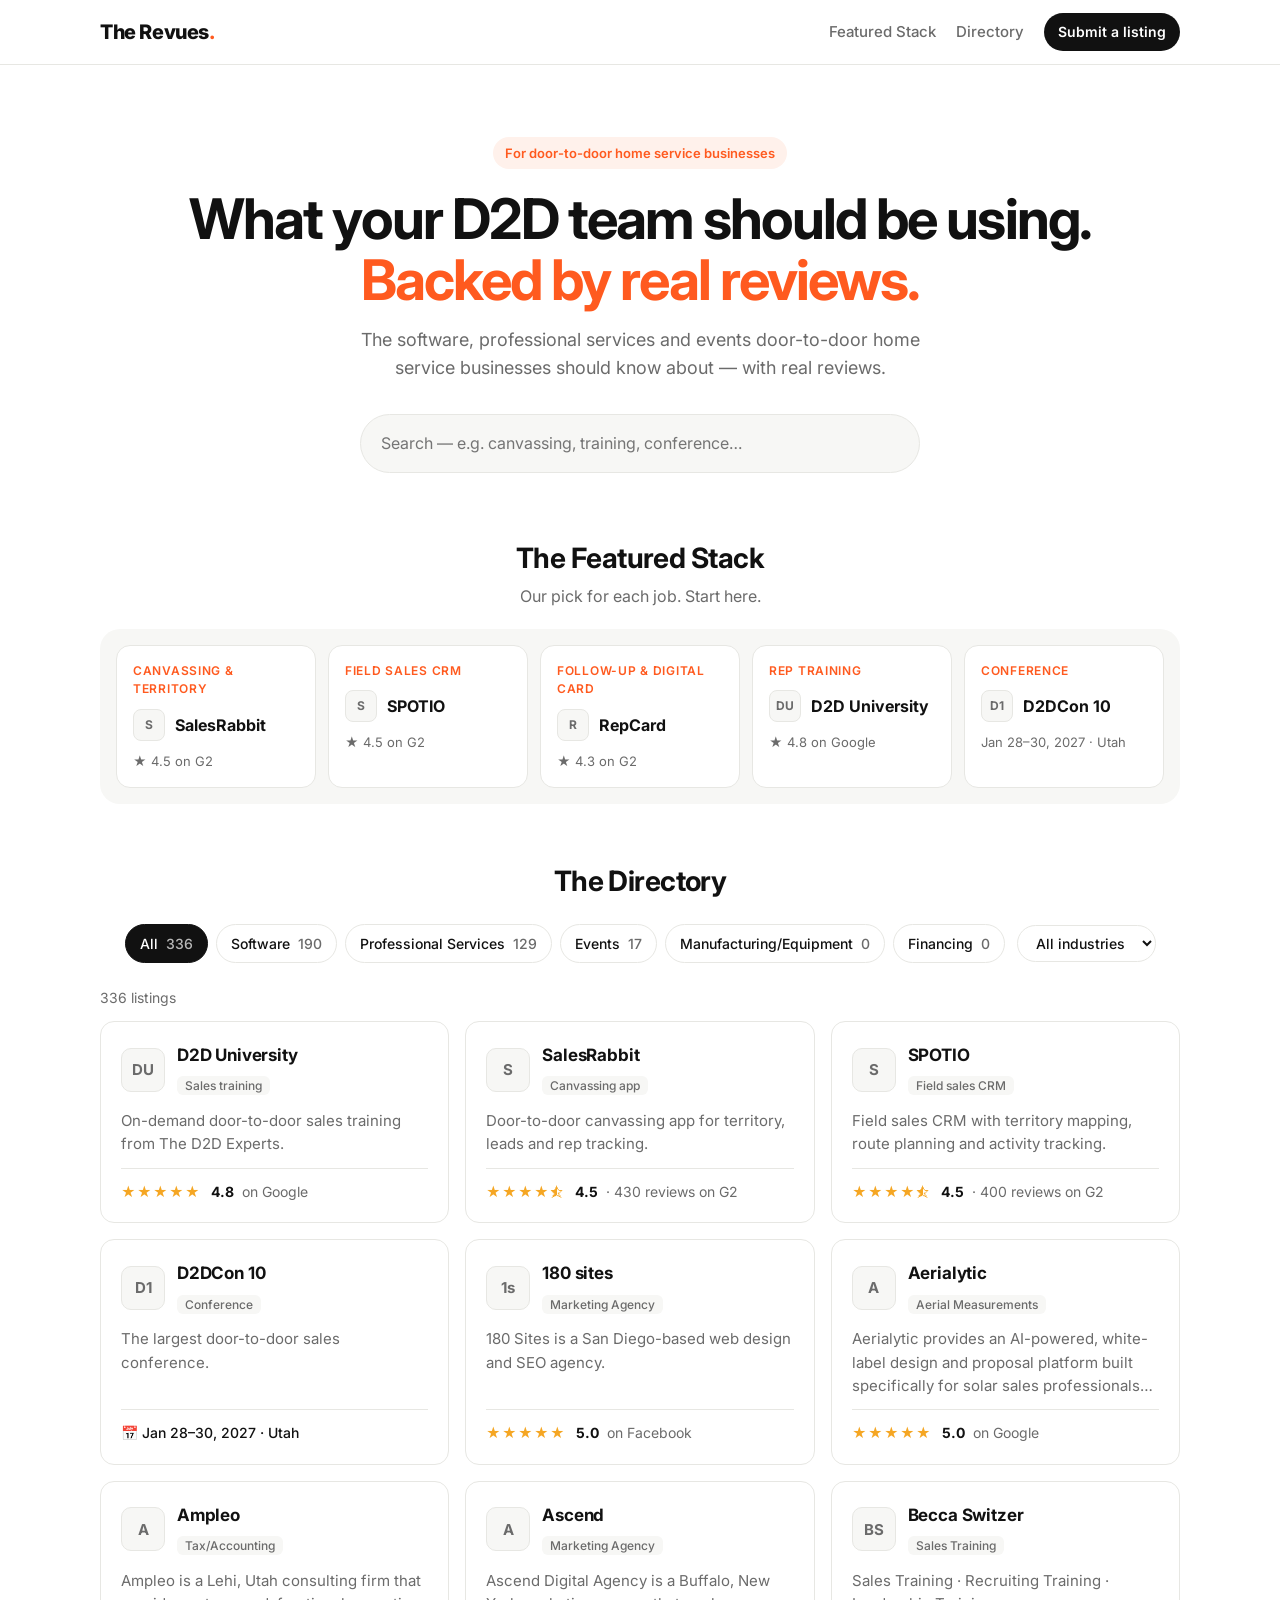
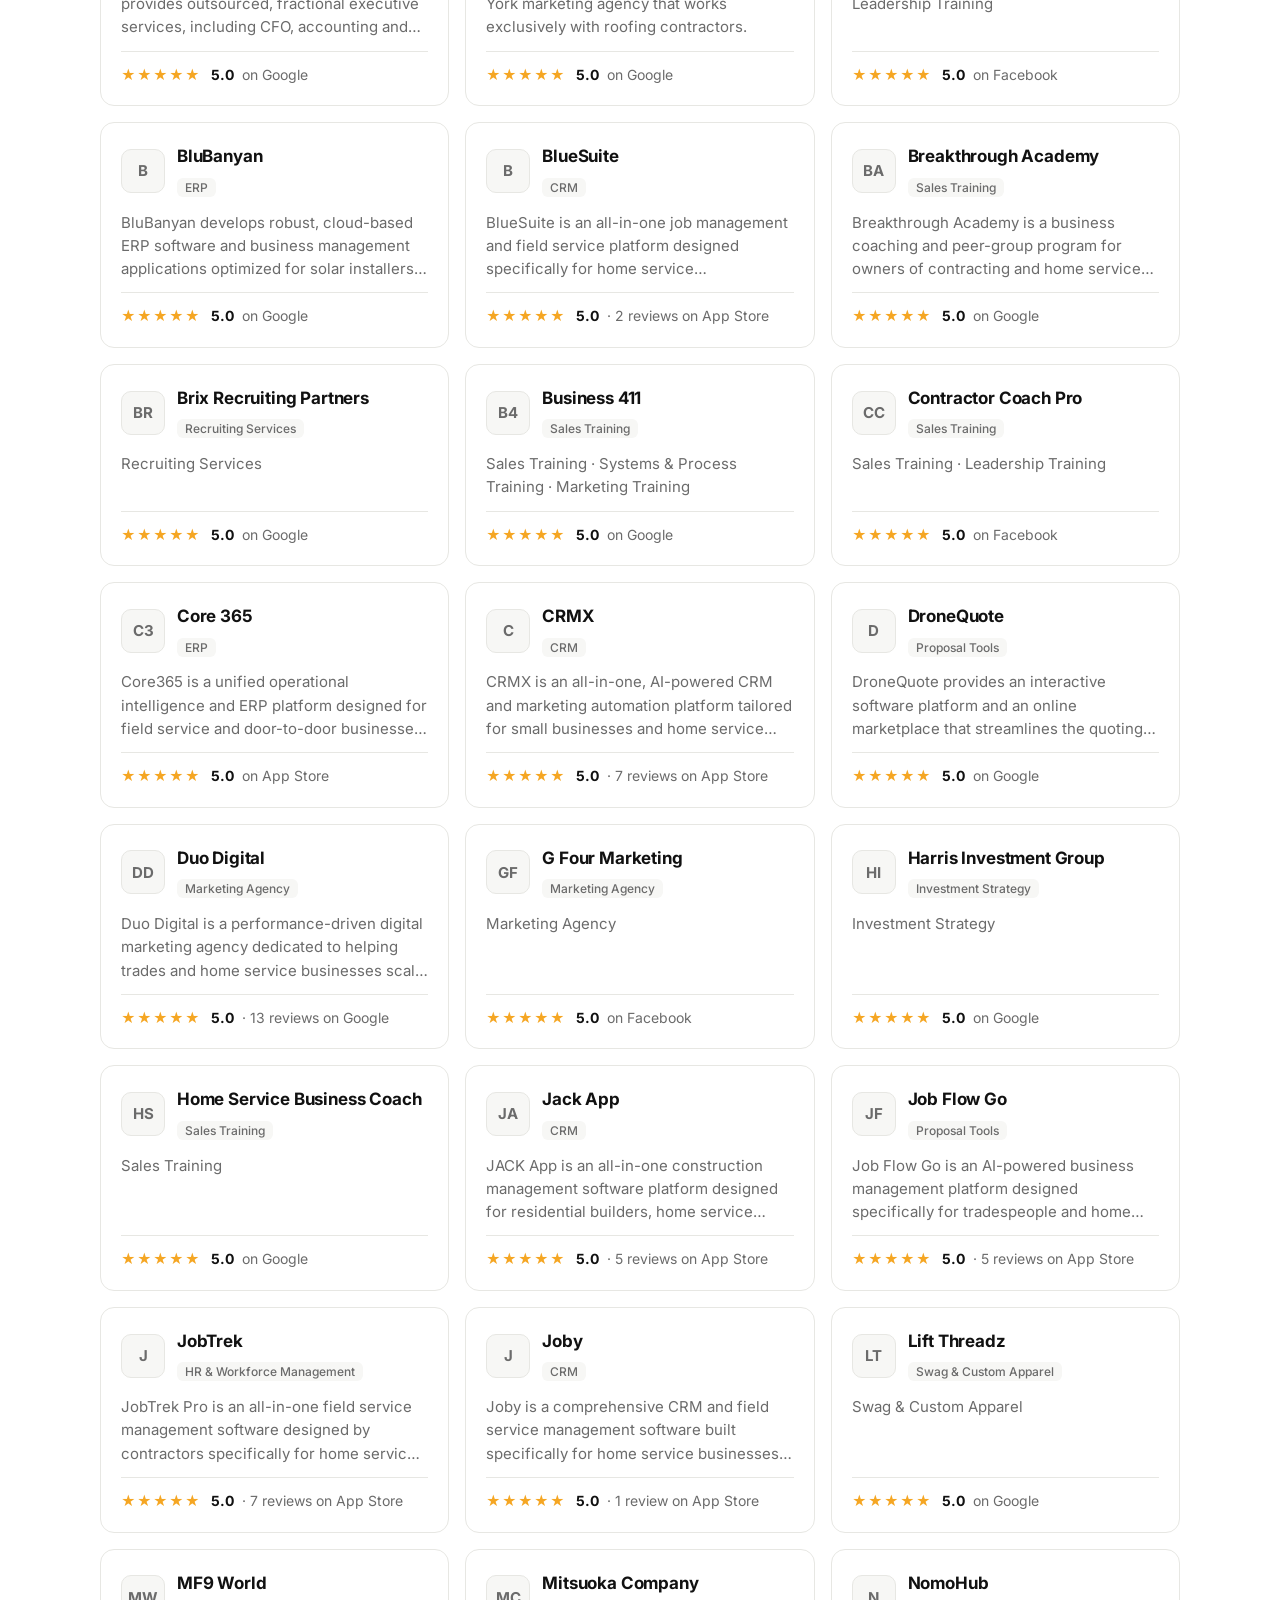
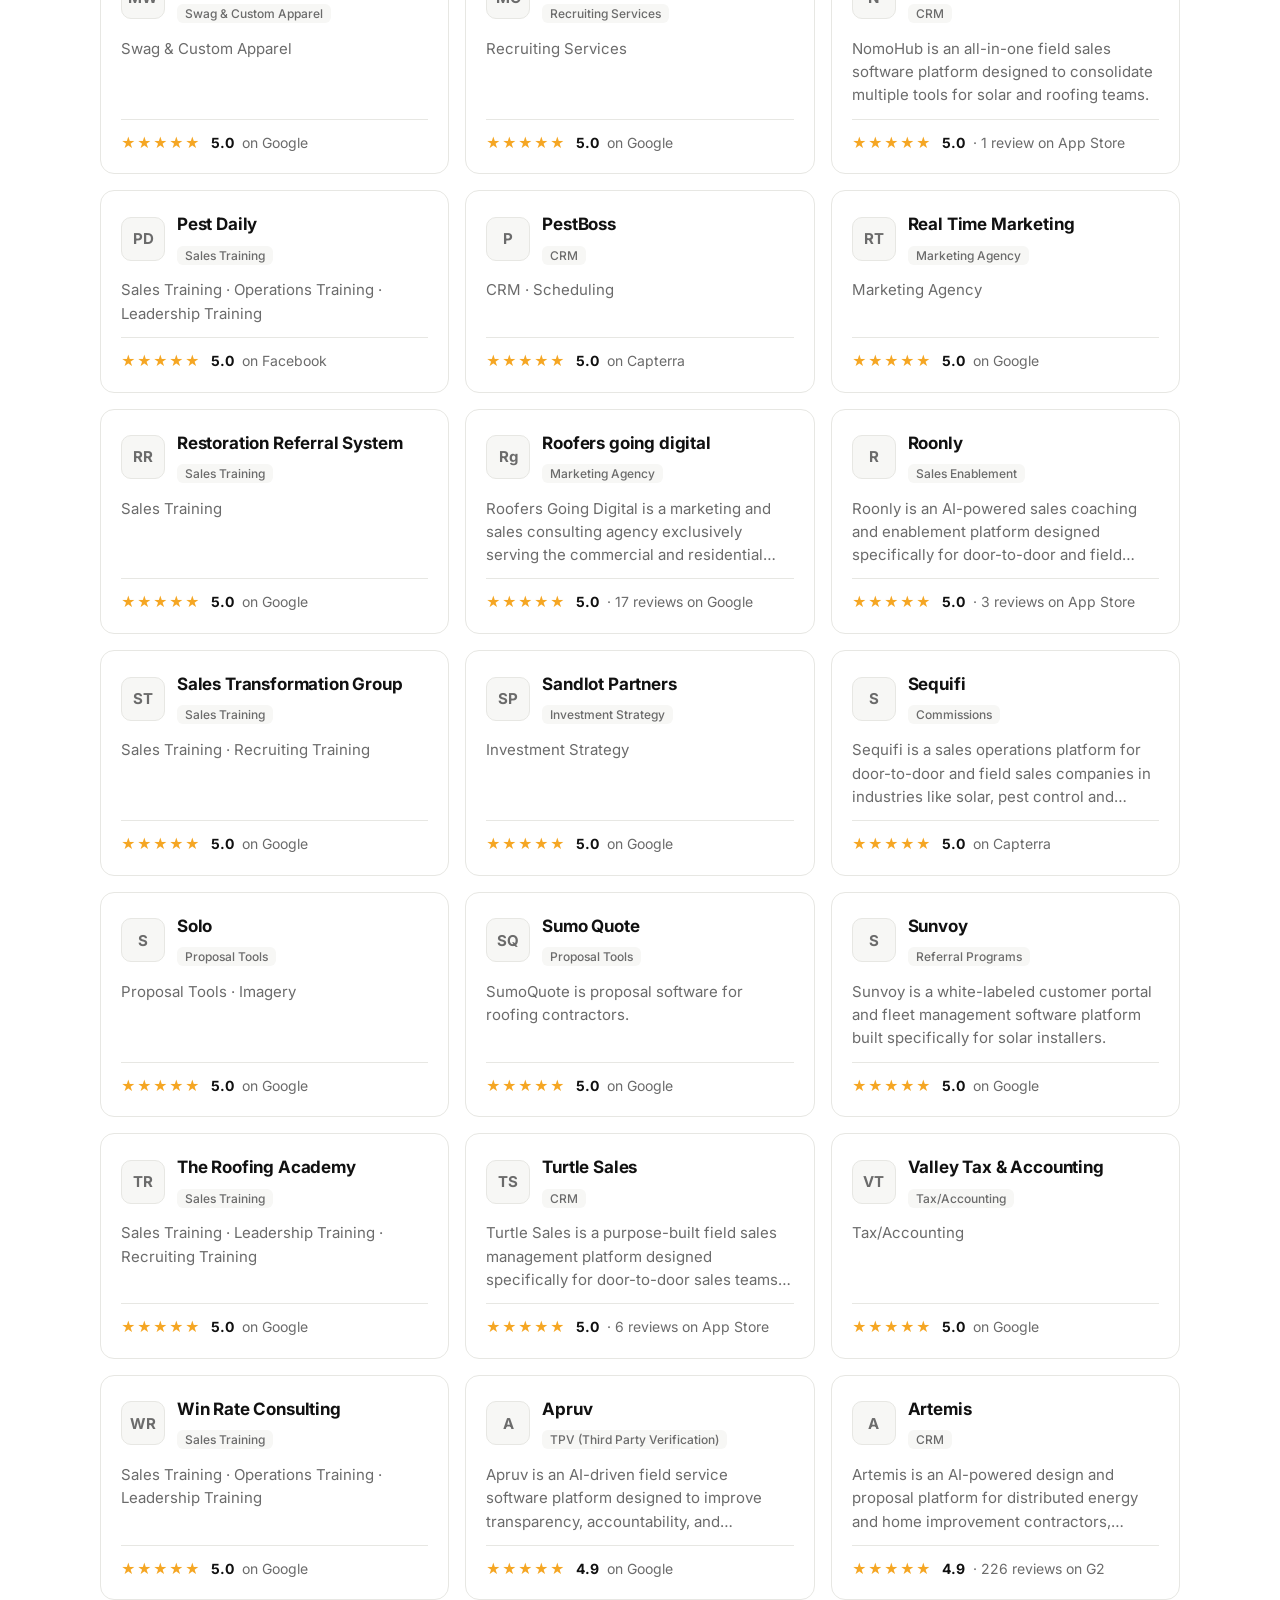
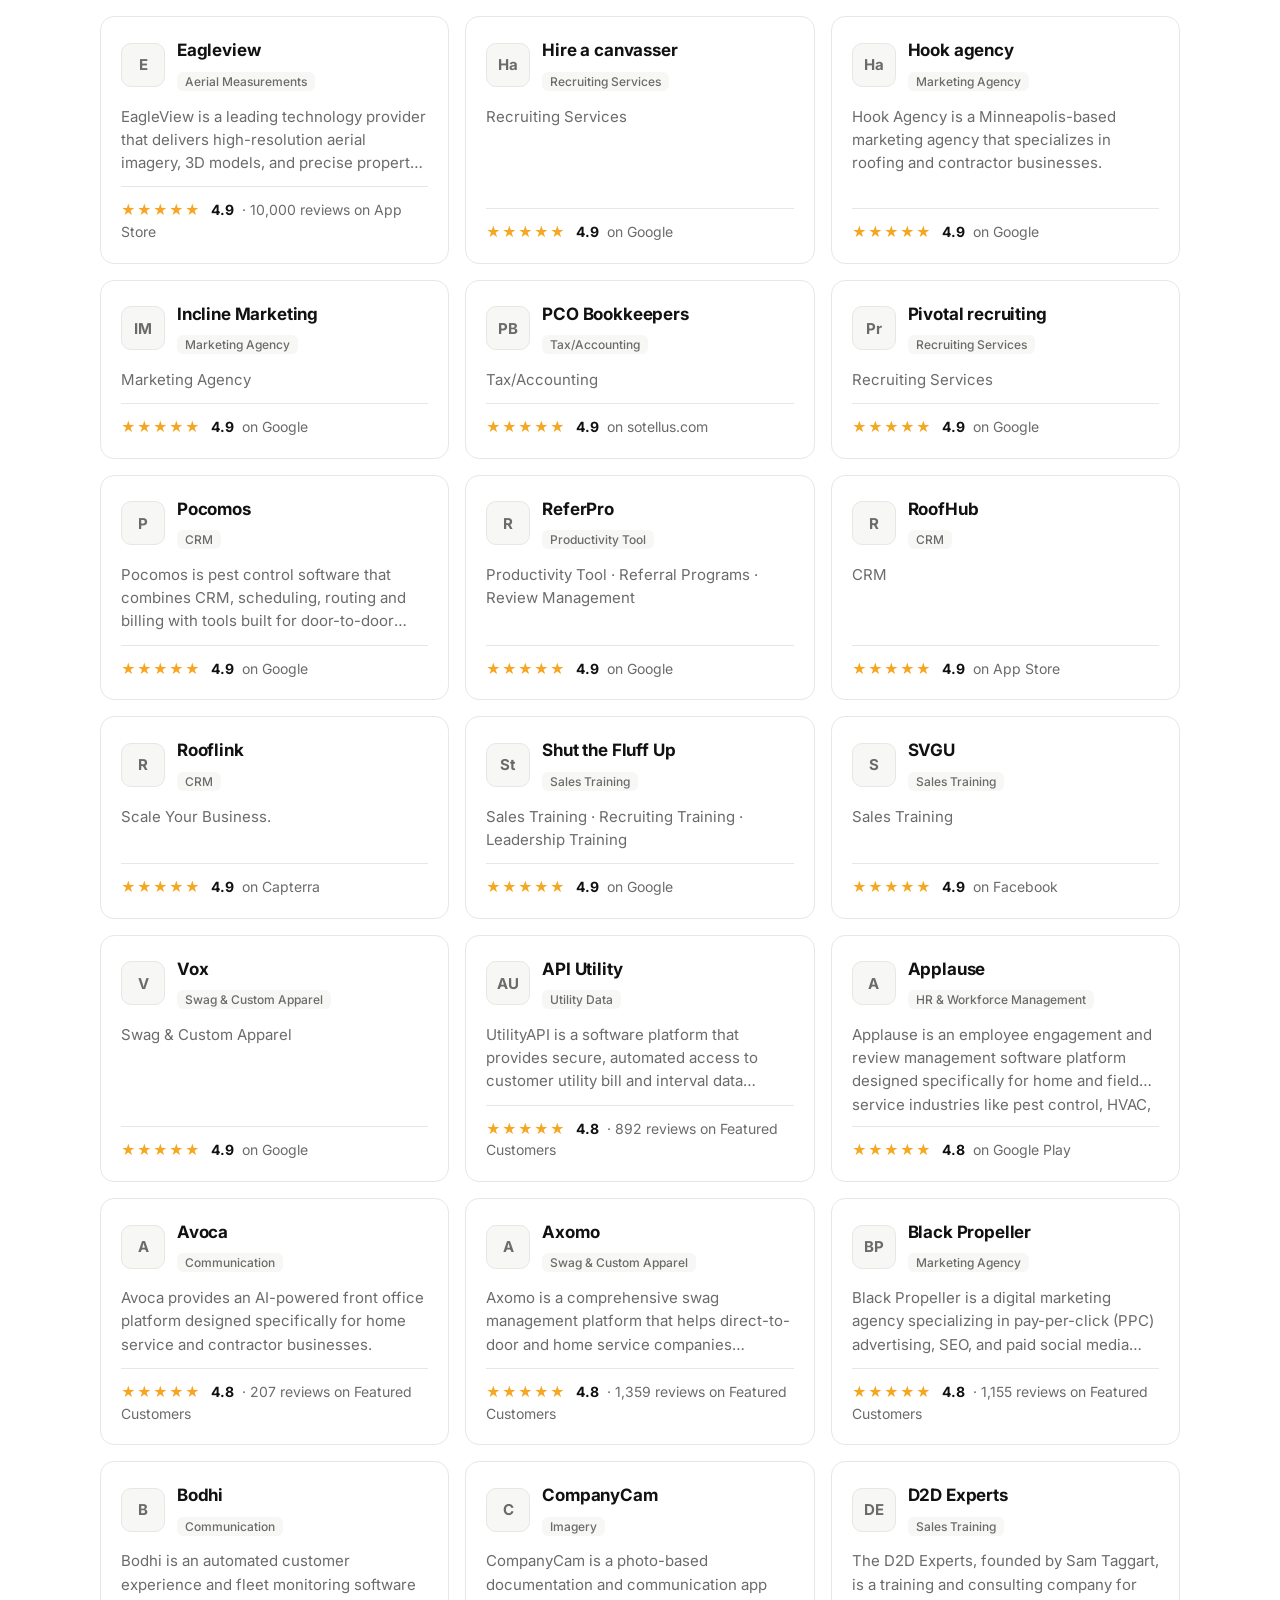
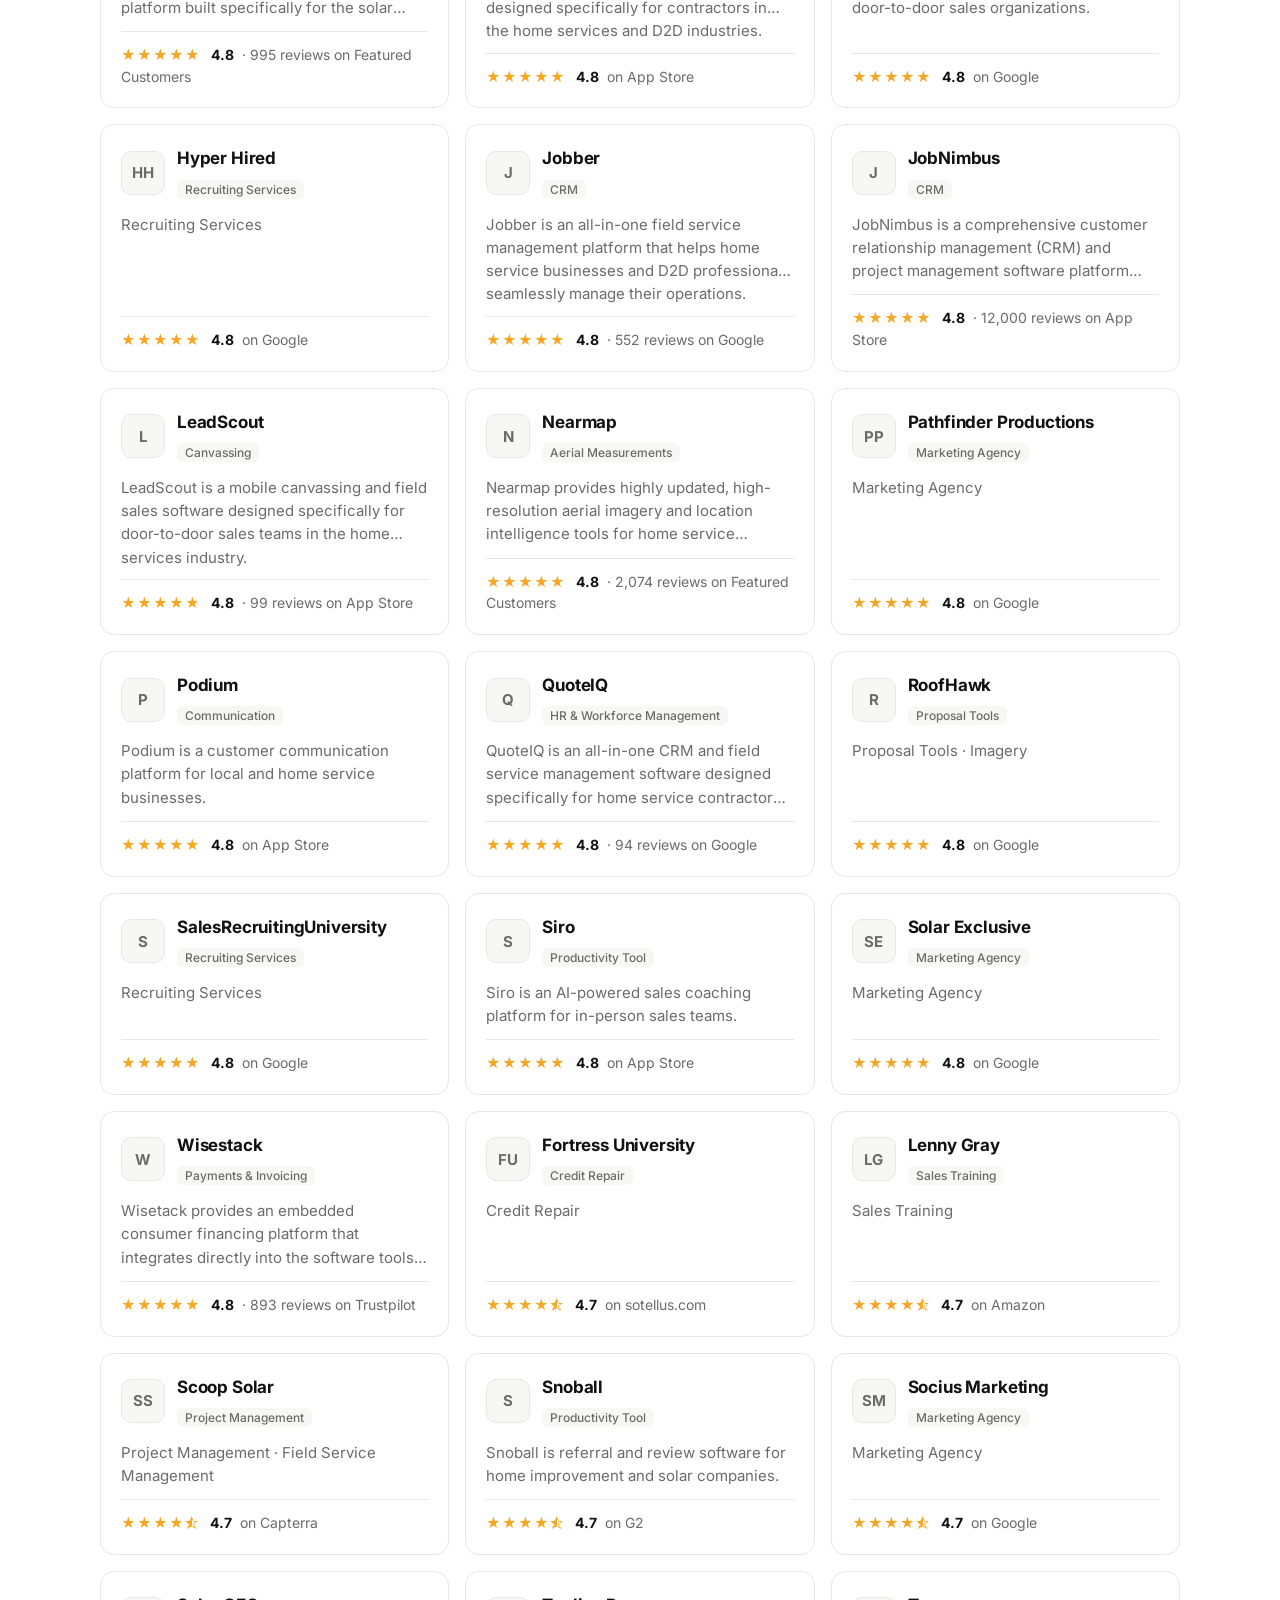
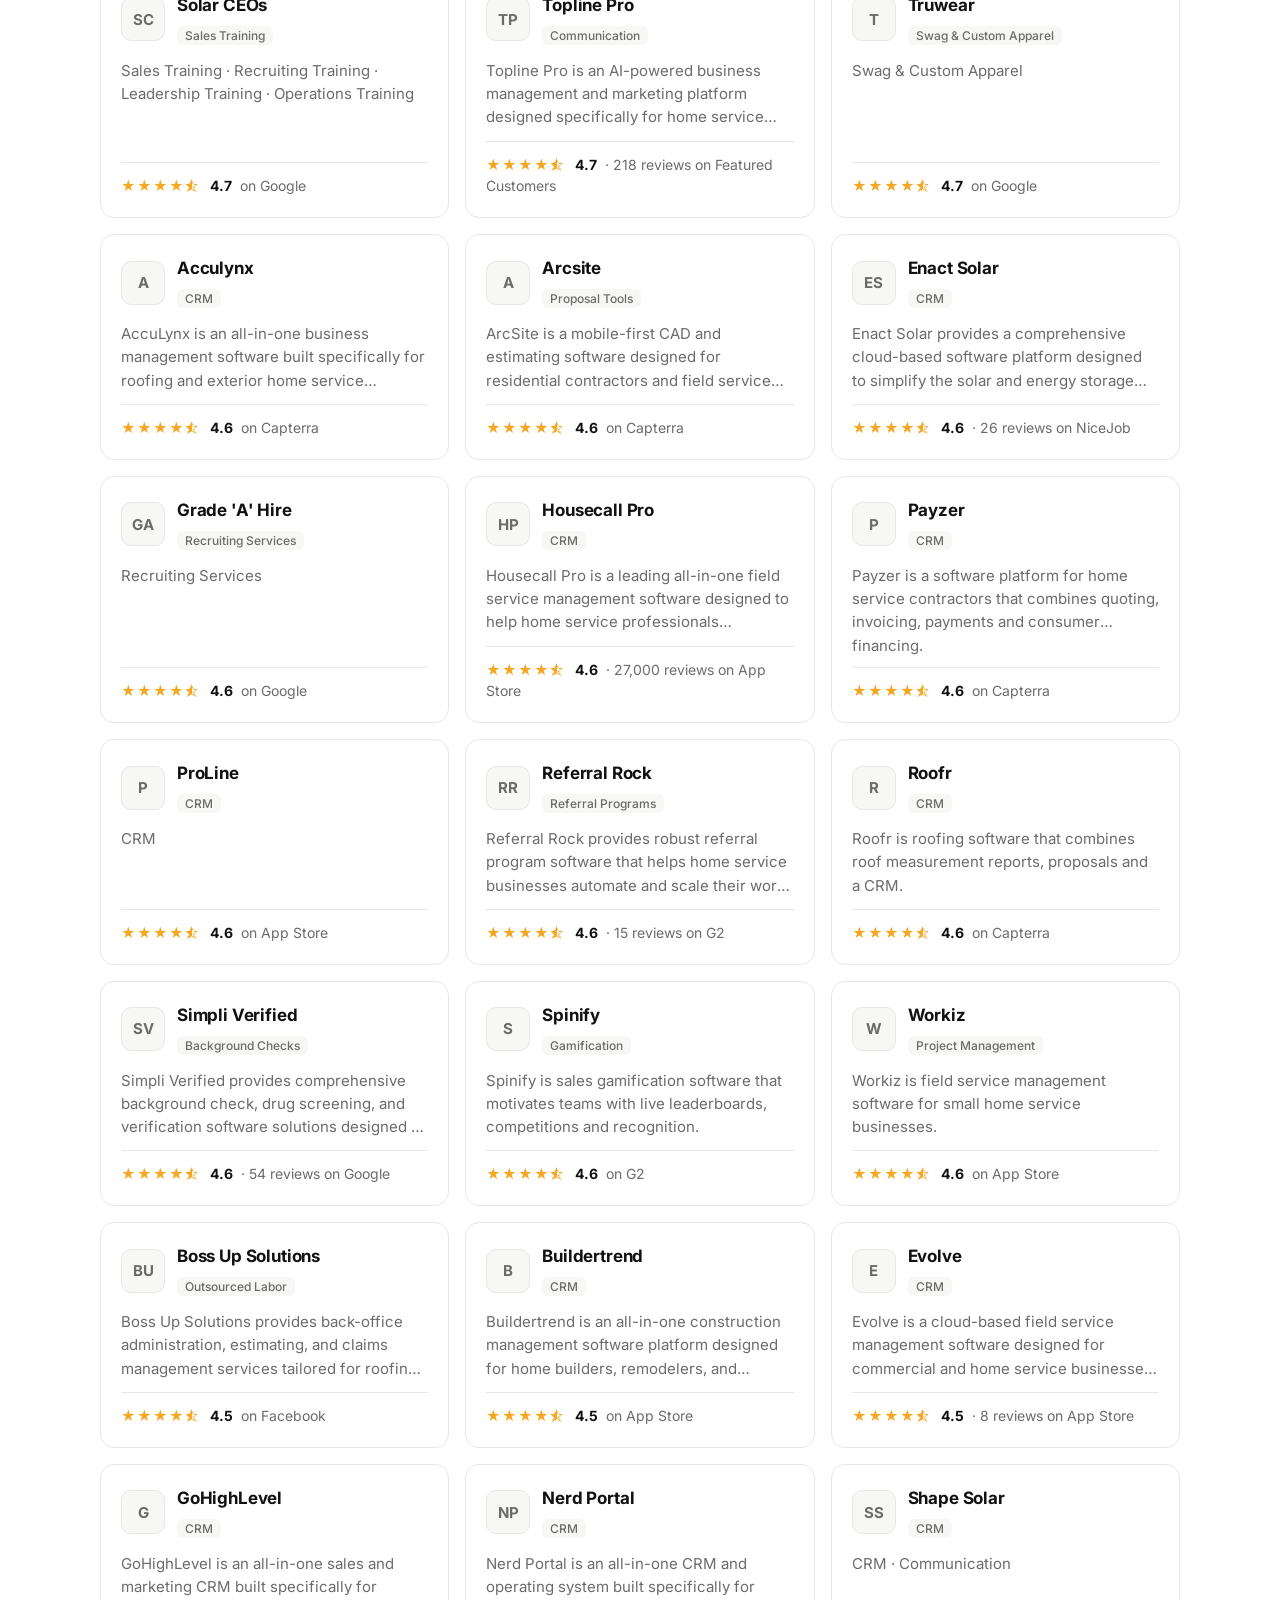
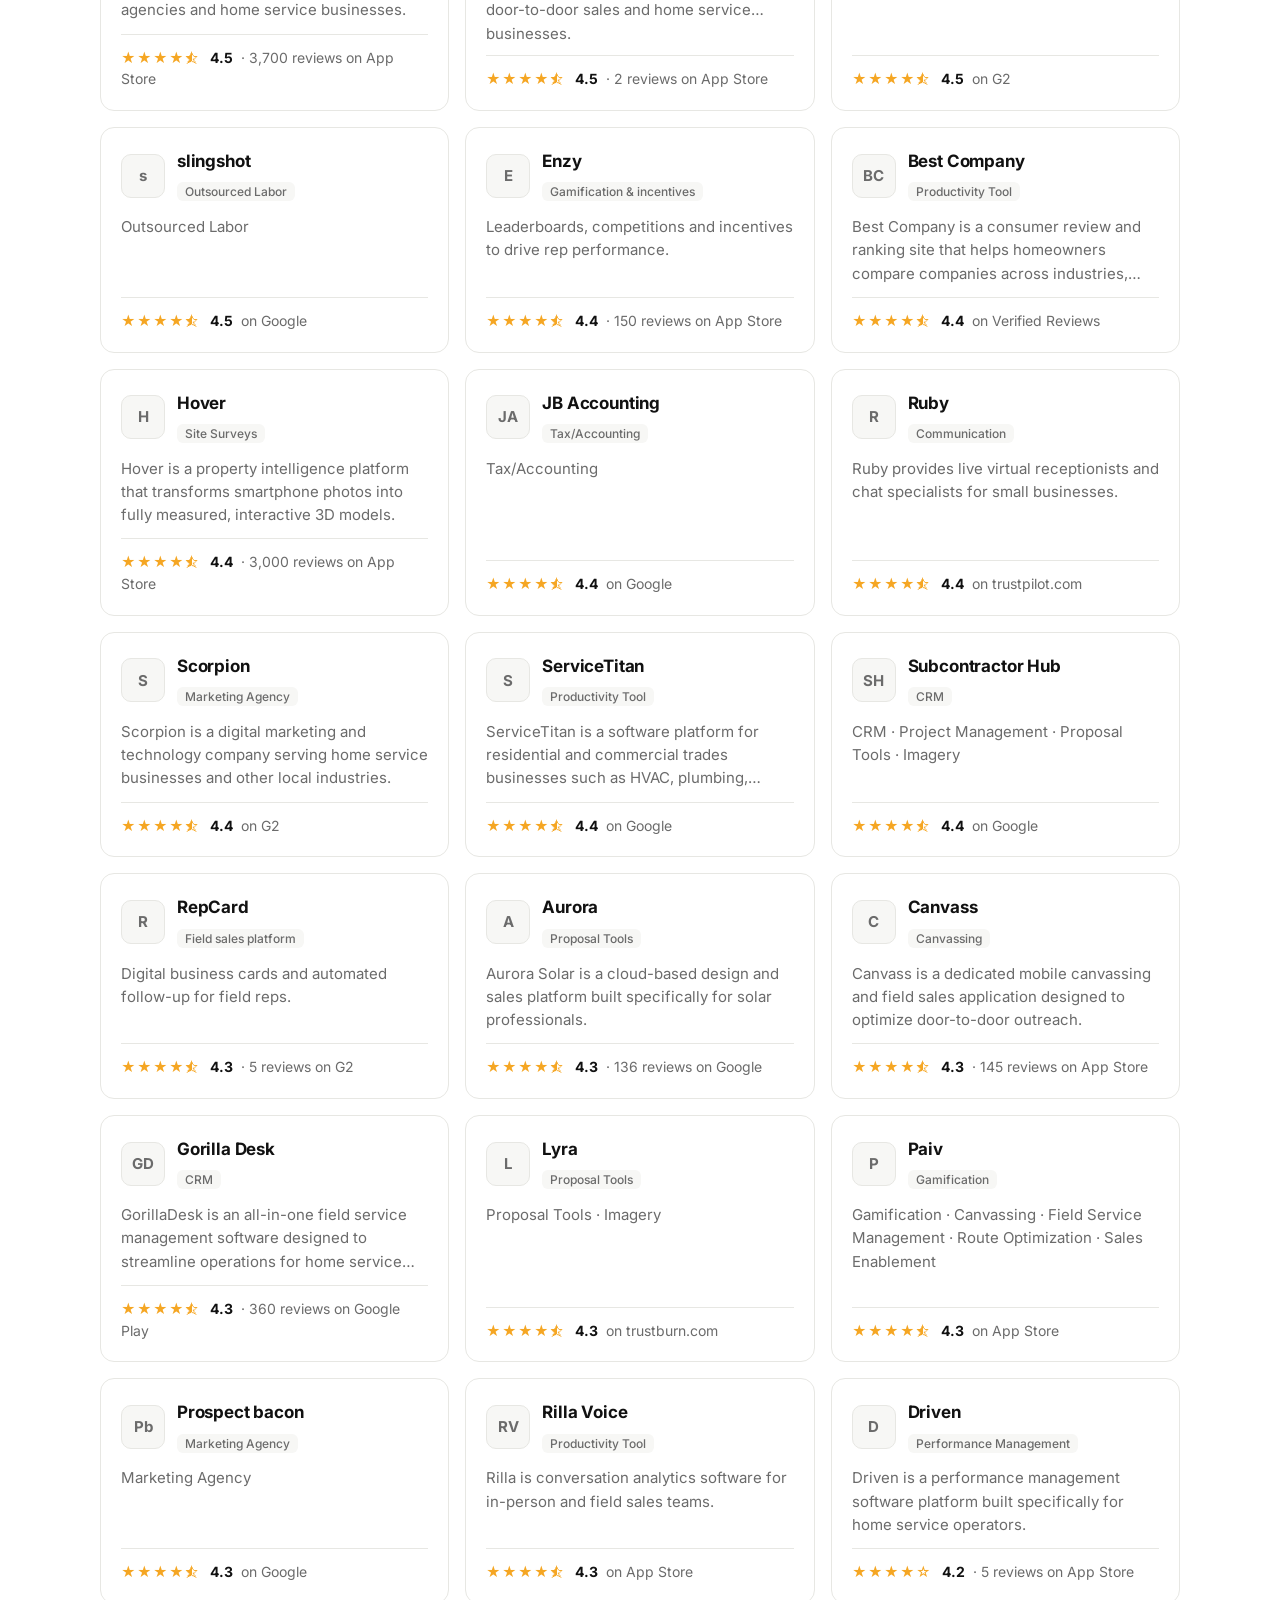
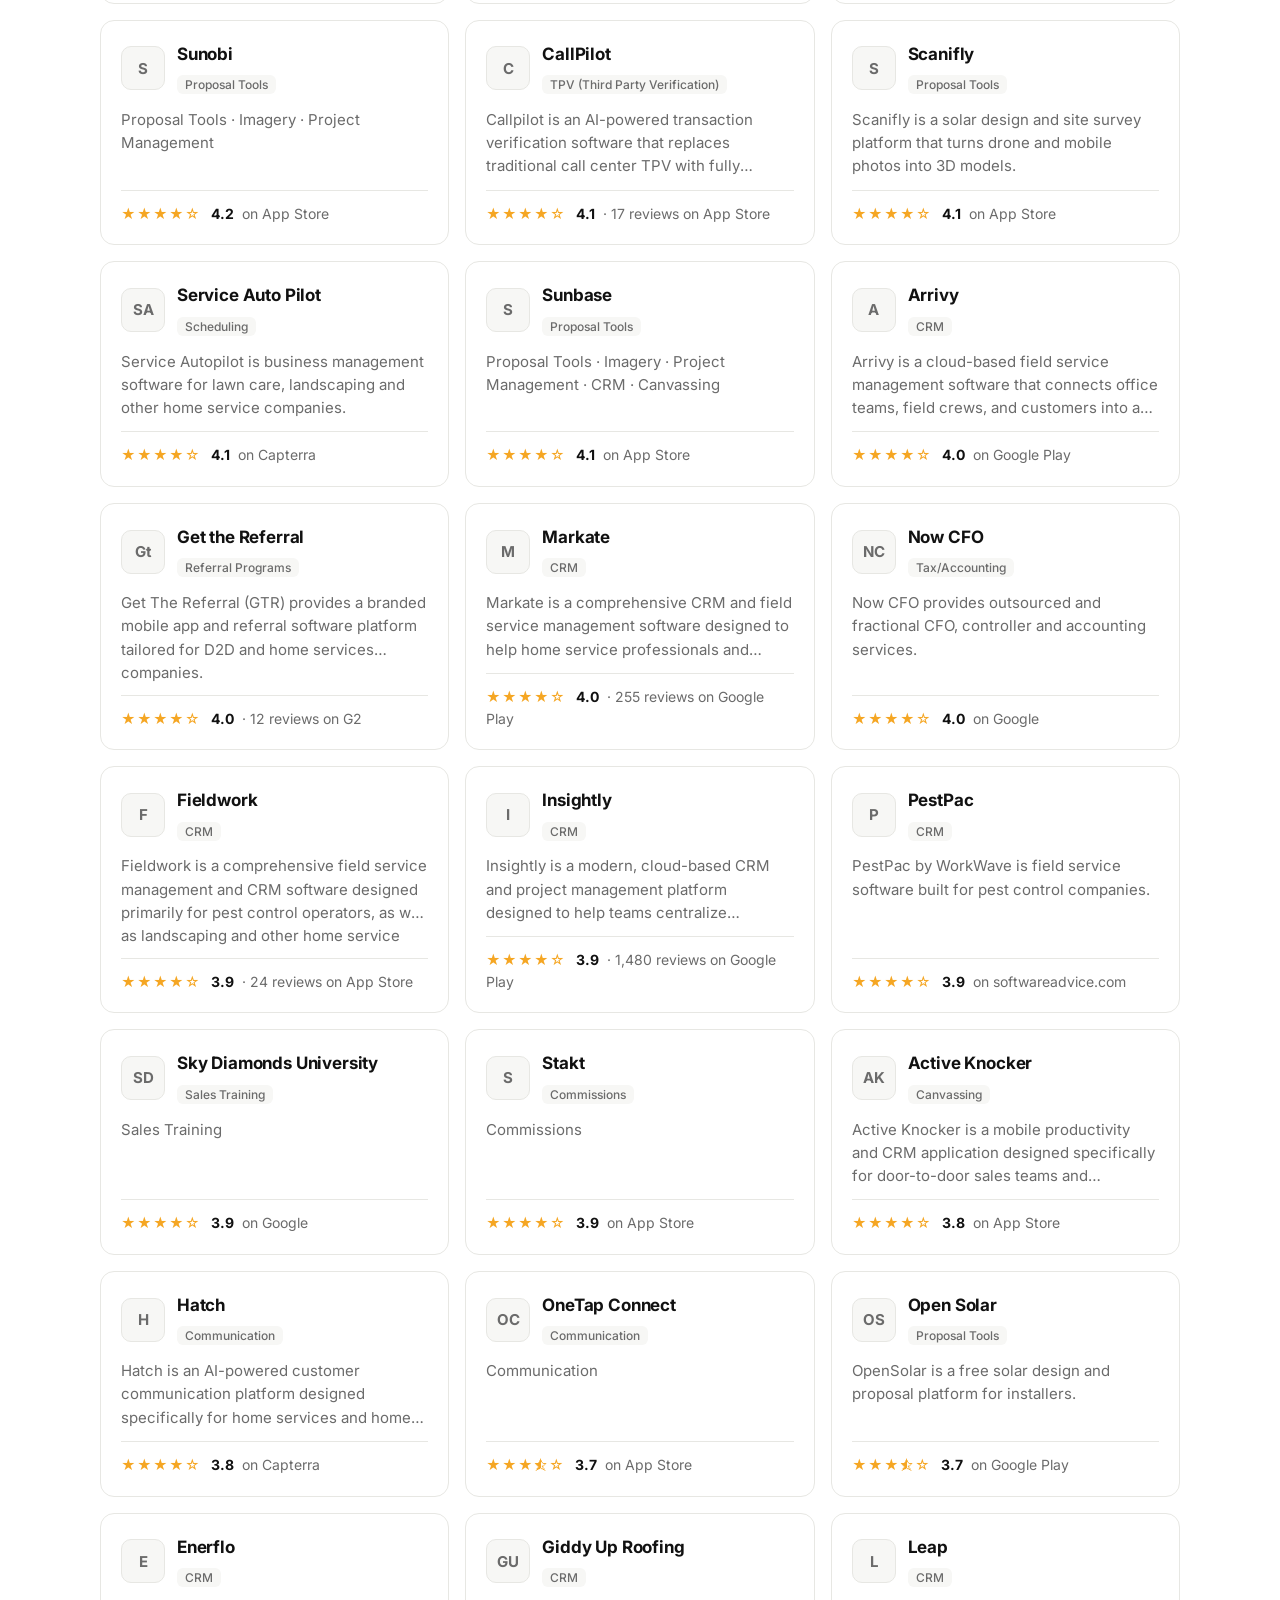
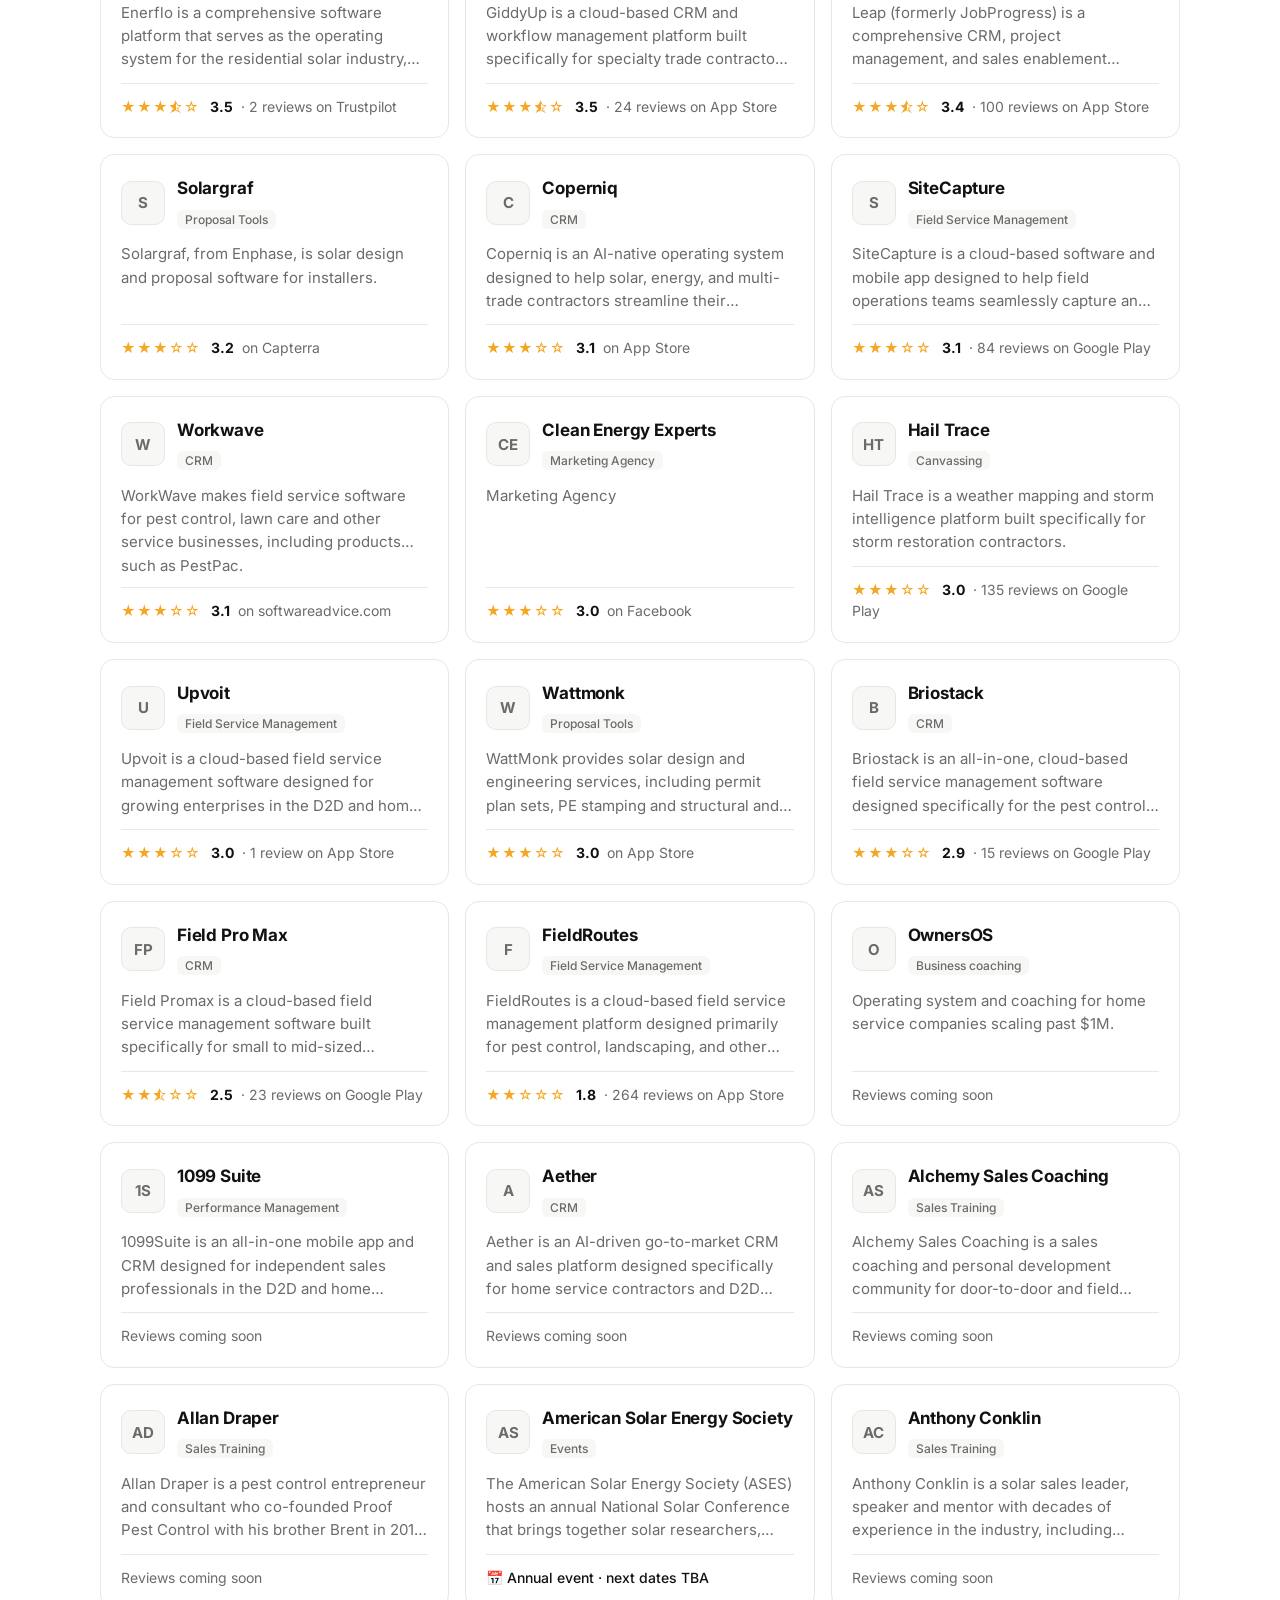
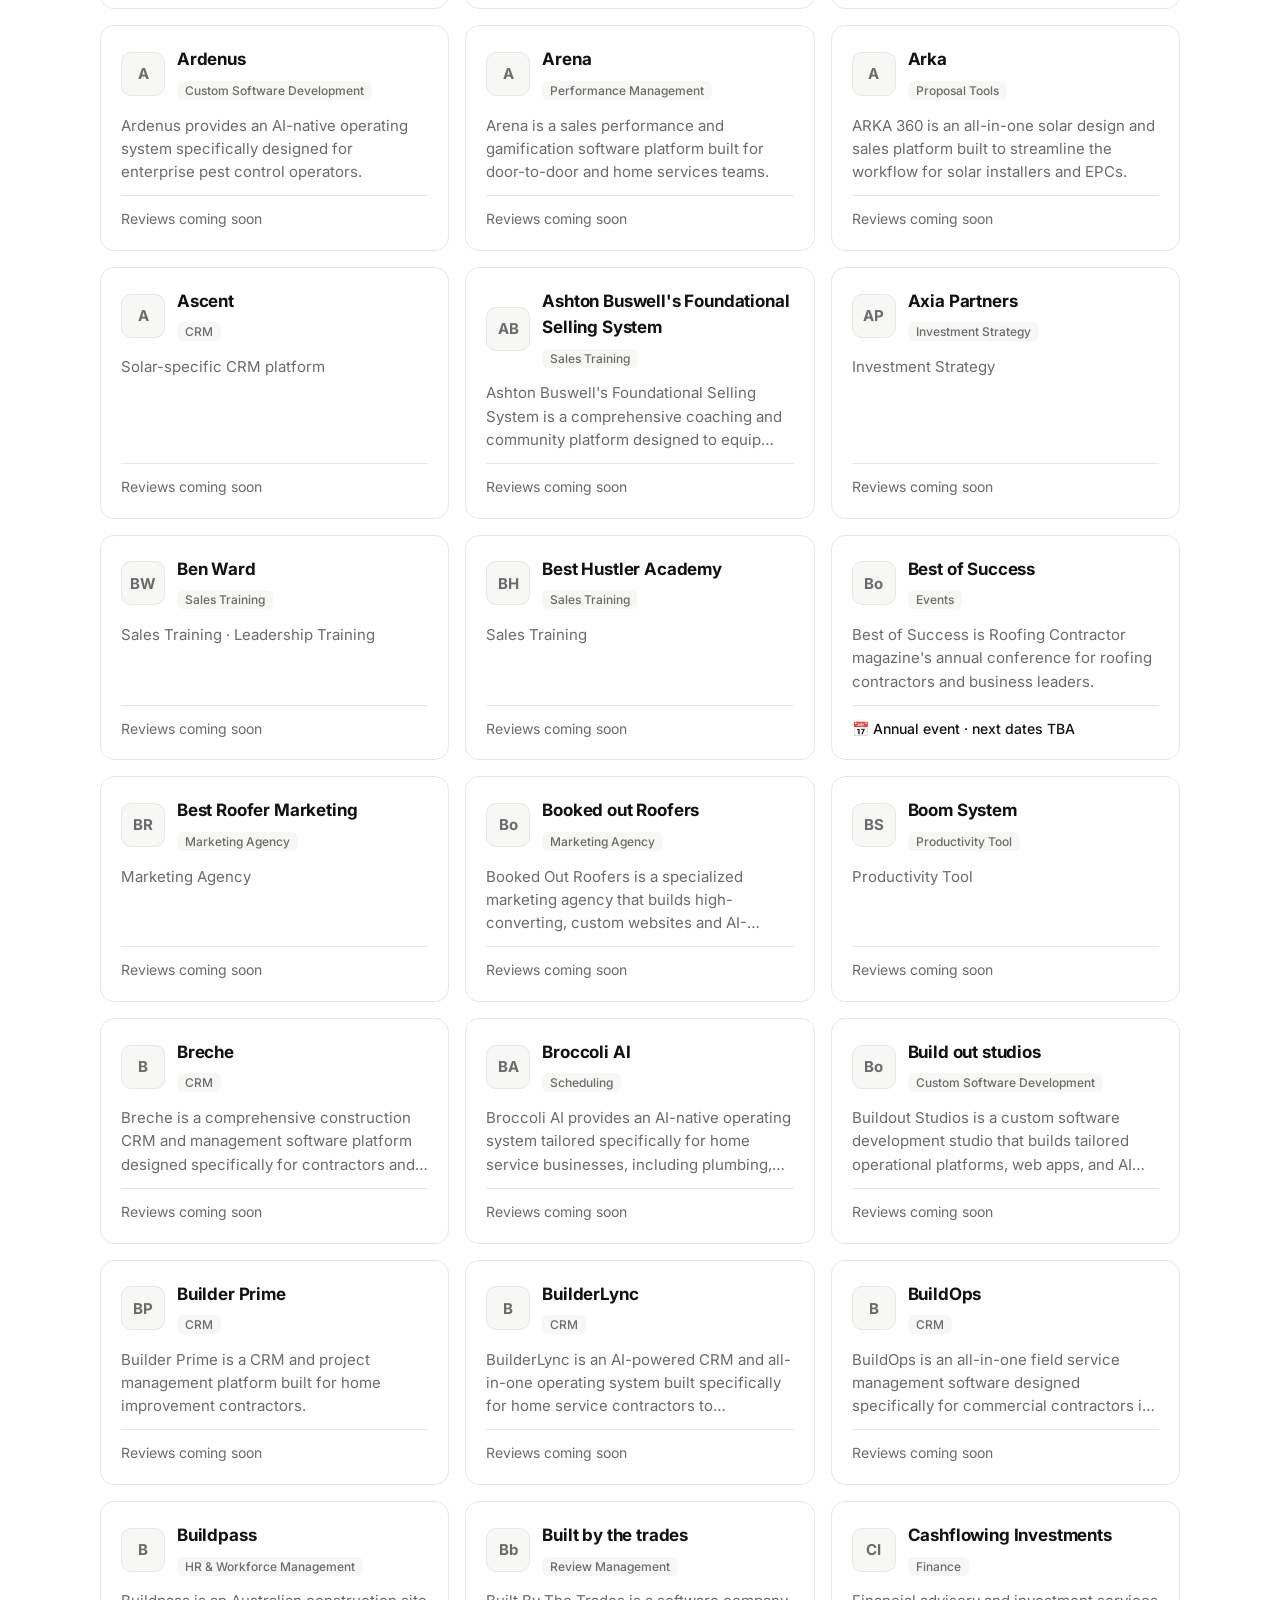
<file: index.html>
<!doctype html>
<html lang="en">
<head>
  <meta charset="utf-8" />
  <meta name="viewport" content="width=device-width, initial-scale=1" />
  <title>The Revues — The door-to-door home services stack, reviewed</title>
  <meta name="description" content="Software, professional services and events for door-to-door home service businesses, with real reviews." />
  <link rel="preconnect" href="https://fonts.googleapis.com" />
  <link rel="stylesheet" href="https://fonts.googleapis.com/css2?family=Inter:wght@400;500;600;700;800&display=swap" />
  <link rel="stylesheet" href="styles.css" />
</head>
<body>
  <header class="nav">
    <div class="wrap nav-inner">
      <a href="index.html" class="logo">The Revues<span>.</span></a>
      <nav>
        <a href="#stack">Featured Stack</a>
        <a href="#tools">Directory</a>
        <a class="btn btn-sm" data-submit href="#">Submit a listing</a>
      </nav>
    </div>
  </header>

  <main>
    <section class="hero">
      <div class="wrap">
        <p class="eyebrow">For door-to-door home service businesses</p>
        <h1>What your D2D team should be using.<br /><span>Backed by real reviews.</span></h1>
        <p class="lede" data-tagline></p>
        <div class="search">
          <input id="search" type="search" placeholder="Search — e.g. canvassing, training, conference…" autocomplete="off" />
        </div>
      </div>
    </section>

    <section id="stack" class="wrap stack-section">
      <div class="section-head">
        <h2>The Featured Stack</h2>
        <p>Our pick for each job. Start here.</p>
      </div>
      <div class="stack" id="stack-list"></div>
    </section>

    <section id="categories" class="wrap">
      <h2 class="dir-title">The Directory</h2>
      <div class="filters">
        <div class="chips" id="chips"></div>
        <select id="industry" class="industry" aria-label="Filter by industry"></select>
      </div>
    </section>

    <section id="tools" class="wrap">
      <p class="count" id="count"></p>
      <div class="grid" id="grid"></div>
      <p class="empty" id="empty" hidden>Nothing matches that search. <a href="#" data-submit>Suggest one?</a></p>
    </section>

    <section class="wrap cta">
      <div>
        <h2>Know something that belongs here?</h2>
        <p>Submit software, a service or an event — or send us your review of one already listed.</p>
      </div>
      <a class="btn" data-submit href="#">Submit a listing</a>
    </section>
  </main>

  <footer class="wrap footer">
    <span>© <span data-year></span> The Revues</span>
    <a data-submit href="#">Contact</a>
  </footer>

  <script src="data/tools.js"></script>
  <script src="data/listings.js"></script>
  <script src="app.js"></script>
  <script>Revues.home();</script>
</body>
</html>
</file>
<file: styles.css>
:root {
  --bg: #ffffff;
  --surface: #f7f7f5;
  --card: #ffffff;
  --text: #111111;
  --muted: #6b6b6b;
  --line: #e7e7e3;
  --accent: #ff5a1f;
  --accent-soft: #fff1eb;
  --good: #128a4a;
  --warn: #b4441a;
  --radius: 14px;
}
@media (prefers-color-scheme: dark) {
  :root {
    --bg: #0e0e0e;
    --surface: #171717;
    --card: #161616;
    --text: #f2f2f2;
    --muted: #9a9a9a;
    --line: #2a2a2a;
    --accent-soft: #2a1710;
    --good: #4cc282;
    --warn: #f08a5d;
  }
}
* { box-sizing: border-box; }
body {
  margin: 0;
  font-family: Inter, system-ui, -apple-system, sans-serif;
  background: var(--bg);
  color: var(--text);
  line-height: 1.55;
  -webkit-font-smoothing: antialiased;
}
a { color: inherit; }
.wrap { max-width: 1120px; margin: 0 auto; padding: 0 20px; }
.muted { color: var(--muted); }

/* Nav */
.nav { border-bottom: 1px solid var(--line); position: sticky; top: 0; background: color-mix(in srgb, var(--bg) 90%, transparent); backdrop-filter: blur(8px); z-index: 10; }
.nav-inner { display: flex; align-items: center; justify-content: space-between; height: 64px; }
.logo { font-weight: 800; font-size: 20px; text-decoration: none; letter-spacing: -0.02em; }
.logo span { color: var(--accent); }
.nav nav { display: flex; gap: 20px; align-items: center; }
.nav nav a:not(.btn) { text-decoration: none; color: var(--muted); font-weight: 500; font-size: 15px; }
.nav nav a:not(.btn):hover { color: var(--text); }

/* Buttons */
.btn { display: inline-block; background: var(--text); color: var(--bg); padding: 12px 20px; border-radius: 999px; font-weight: 600; text-decoration: none; white-space: nowrap; }
.btn:hover { background: var(--accent); color: #fff; }
.btn-sm { padding: 8px 14px; font-size: 14px; }
.btn-ghost { background: transparent; color: var(--text); border: 1px solid var(--line); }

/* Hero */
.hero { padding: 72px 0 40px; text-align: center; }
.eyebrow { display: inline-block; background: var(--accent-soft); color: var(--accent); font-weight: 600; font-size: 13px; padding: 6px 12px; border-radius: 999px; margin: 0 0 20px; }
.hero h1 { font-size: clamp(32px, 5.5vw, 56px); line-height: 1.08; letter-spacing: -0.035em; margin: 0 0 16px; }
.hero h1 span { color: var(--accent); }
.lede { color: var(--muted); font-size: 18px; max-width: 620px; margin: 0 auto; }
.search { max-width: 560px; margin: 32px auto 0; }
.search input { width: 100%; font: inherit; font-size: 16px; padding: 16px 20px; border-radius: 999px; border: 1px solid var(--line); background: var(--surface); color: var(--text); outline: none; }
.search input:focus { border-color: var(--accent); box-shadow: 0 0 0 4px var(--accent-soft); }

/* Category chips */
.chips { display: flex; flex-wrap: wrap; gap: 8px; justify-content: center; padding: 8px 0 24px; }
.chip { font: inherit; font-size: 14px; font-weight: 500; border: 1px solid var(--line); background: var(--card); color: var(--text); padding: 8px 14px; border-radius: 999px; cursor: pointer; }
.chip span { color: var(--muted); margin-left: 4px; }
.chip:hover { border-color: var(--text); }
.chip.active { background: var(--text); color: var(--bg); border-color: var(--text); }
.chip.active span { color: inherit; opacity: 0.7; }

/* Grid + cards */
.count { color: var(--muted); font-size: 14px; margin: 0 0 12px; }
.grid { display: grid; grid-template-columns: repeat(auto-fill, minmax(300px, 1fr)); gap: 16px; }
.card { display: flex; flex-direction: column; gap: 12px; background: var(--card); border: 1px solid var(--line); border-radius: var(--radius); padding: 20px; text-decoration: none; transition: transform .15s, border-color .15s, box-shadow .15s; }
.card:hover { transform: translateY(-2px); border-color: var(--text); box-shadow: 0 8px 24px rgba(0,0,0,.06); }
.card-top { display: flex; gap: 12px; align-items: center; }
.card h3 { margin: 0 0 4px; font-size: 17px; letter-spacing: -0.01em; }
.card p { margin: 0; color: var(--muted); font-size: 15px; flex: 1; }
.card-foot { font-size: 14px; border-top: 1px solid var(--line); padding-top: 12px; }
.tag { font-size: 12px; font-weight: 500; color: var(--muted); background: var(--surface); padding: 2px 8px; border-radius: 6px; }
.empty { text-align: center; color: var(--muted); padding: 40px 0; }

.logo-box { position: relative; flex: none; display: grid; place-items: center; background: var(--surface); border: 1px solid var(--line); border-radius: 10px; overflow: hidden; font-weight: 700; color: var(--muted); }
.logo-box img { position: absolute; inset: 0; width: 100%; height: 100%; object-fit: contain; padding: 18%; background: #fff; }
.logo-md { width: 44px; height: 44px; font-size: 15px; }
.logo-lg { width: 72px; height: 72px; font-size: 24px; border-radius: 16px; }

.stars { color: #f5a623; letter-spacing: 1px; }
.rating strong { margin: 0 4px 0 6px; }

/* CTA + footer */
.cta { display: flex; justify-content: space-between; align-items: center; gap: 24px; margin-top: 64px; padding: 32px; background: var(--surface); border-radius: var(--radius); }
.cta h2 { margin: 0 0 4px; letter-spacing: -0.02em; }
.cta p { margin: 0; color: var(--muted); }
.footer { display: flex; justify-content: space-between; color: var(--muted); font-size: 14px; padding: 40px 20px; }

/* Tool page */
.back { display: inline-block; margin: 32px 0 16px; color: var(--muted); text-decoration: none; font-size: 14px; }
.back:hover { color: var(--text); }
.tool-head { display: grid; grid-template-columns: auto 1fr auto; gap: 20px; align-items: center; padding-bottom: 32px; border-bottom: 1px solid var(--line); }
.tool-head h1 { margin: 0; font-size: 36px; letter-spacing: -0.03em; }
.tool-head .lede { margin: 4px 0 8px; text-align: left; }
.tool-actions { display: flex; flex-direction: column; gap: 8px; }
.tool-body { display: grid; grid-template-columns: 1fr 300px; gap: 48px; padding-top: 16px; }
.tool-body h2 { letter-spacing: -0.02em; margin-top: 32px; }
.proscons { display: grid; grid-template-columns: 1fr 1fr; gap: 16px; }
.proscons > div { background: var(--surface); border-radius: var(--radius); padding: 16px 20px; }
.proscons h3 { margin: 0 0 8px; font-size: 15px; }
.proscons ul { margin: 0; padding: 0; list-style: none; }
.proscons li { padding-left: 22px; position: relative; margin: 6px 0; font-size: 15px; }
.pros li::before { content: "✓"; position: absolute; left: 0; color: var(--good); font-weight: 700; }
.cons li::before { content: "!"; position: absolute; left: 4px; color: var(--warn); font-weight: 700; }
.review { margin: 0 0 12px; padding: 20px; border: 1px solid var(--line); border-radius: var(--radius); }
.review blockquote { margin: 0 0 8px; font-size: 16px; }
.review figcaption { font-size: 14px; }
.empty-reviews p { margin: 0; color: var(--muted); }
.facts { align-self: start; position: sticky; top: 88px; margin-top: 32px; border: 1px solid var(--line); border-radius: var(--radius); padding: 20px; }
.facts dl { margin: 0; }
.facts dt { font-size: 12px; text-transform: uppercase; letter-spacing: .06em; color: var(--muted); font-weight: 600; }
.facts dd { margin: 2px 0 16px; font-size: 15px; }
.facts dd:last-child { margin-bottom: 0; }
.related { margin-top: 64px; }
.notfound { text-align: center; padding: 120px 0; }

@media (max-width: 760px) {
  .nav nav a:not(.btn) { display: none; }
  .hero { padding: 48px 0 24px; }
  .grid { grid-template-columns: 1fr; }
  .cta { flex-direction: column; align-items: flex-start; }
  .tool-head { grid-template-columns: auto 1fr; }
  .tool-actions { grid-column: 1 / -1; flex-direction: row; flex-wrap: wrap; }
  .tool-body { grid-template-columns: 1fr; gap: 0; }
  .proscons { grid-template-columns: 1fr; }
  .facts { position: static; }
}

/* Featured stack */
.section-head { text-align: center; margin-bottom: 20px; }
.section-head h2, .dir-title { margin: 0 0 4px; font-size: 28px; letter-spacing: -0.02em; }
.section-head p { margin: 0; color: var(--muted); }
.stack-section { margin: 24px auto 56px; }
.stack { display: grid; grid-template-columns: repeat(auto-fit, minmax(190px, 1fr)); gap: 12px; padding: 16px; background: var(--surface); border-radius: calc(var(--radius) + 6px); }
.stack-item { display: flex; flex-direction: column; gap: 10px; padding: 16px; background: var(--card); border: 1px solid var(--line); border-radius: var(--radius); text-decoration: none; transition: border-color .15s, transform .15s; }
.stack-item:hover { border-color: var(--accent); transform: translateY(-2px); }
.stack-job { font-size: 12px; font-weight: 600; text-transform: uppercase; letter-spacing: .06em; color: var(--accent); }
.stack-name { display: flex; align-items: center; gap: 10px; font-size: 16px; }
.stack-meta { font-size: 13px; color: var(--muted); }
.logo-sm { width: 32px; height: 32px; font-size: 12px; border-radius: 8px; }
.dir-title { text-align: center; margin-bottom: 12px; }

/* Ratings by source on tool page */
.ratings { display: flex; flex-wrap: wrap; gap: 12px; margin-bottom: 16px; }
.rating-src { display: flex; align-items: center; gap: 12px; padding: 14px 18px; border: 1px solid var(--line); border-radius: var(--radius); text-decoration: none; font-size: 14px; line-height: 1.4; }
.rating-src:hover { border-color: var(--text); }
.rating-big { font-size: 30px; font-weight: 800; letter-spacing: -0.03em; }
.event-when { color: var(--text); font-weight: 500; }

/* Industry filter + listing tags */
.filters { display: flex; flex-wrap: wrap; gap: 12px; align-items: center; justify-content: center; padding-bottom: 24px; }
.filters .chips { padding: 8px 0 0; }
.industry { font: inherit; font-size: 14px; font-weight: 500; border: 1px solid var(--line); background: var(--card); color: var(--text); padding: 8px 14px; border-radius: 999px; cursor: pointer; margin-top: 8px; max-width: 100%; }
.card p { display: -webkit-box; -webkit-line-clamp: 3; -webkit-box-orient: vertical; overflow: hidden; }
.tag-list { display: flex; flex-wrap: wrap; gap: 6px; }
</file>
